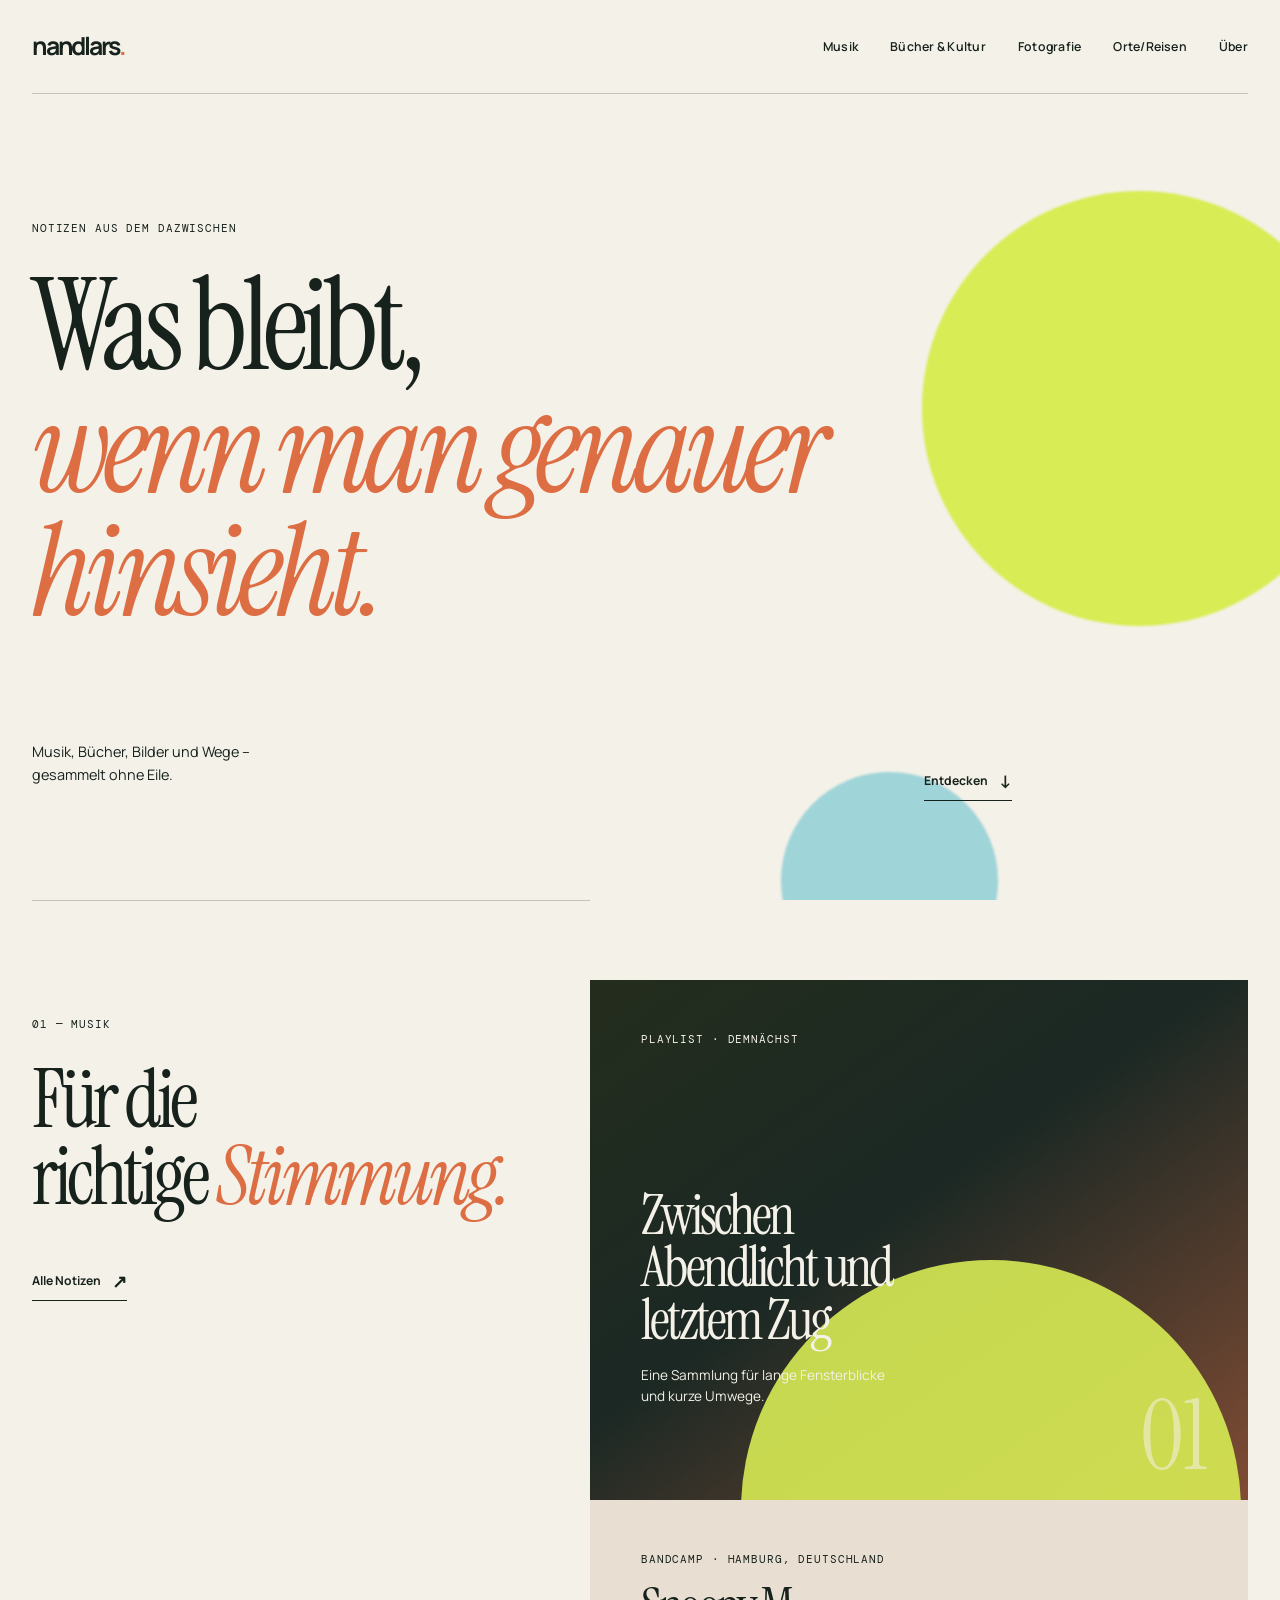
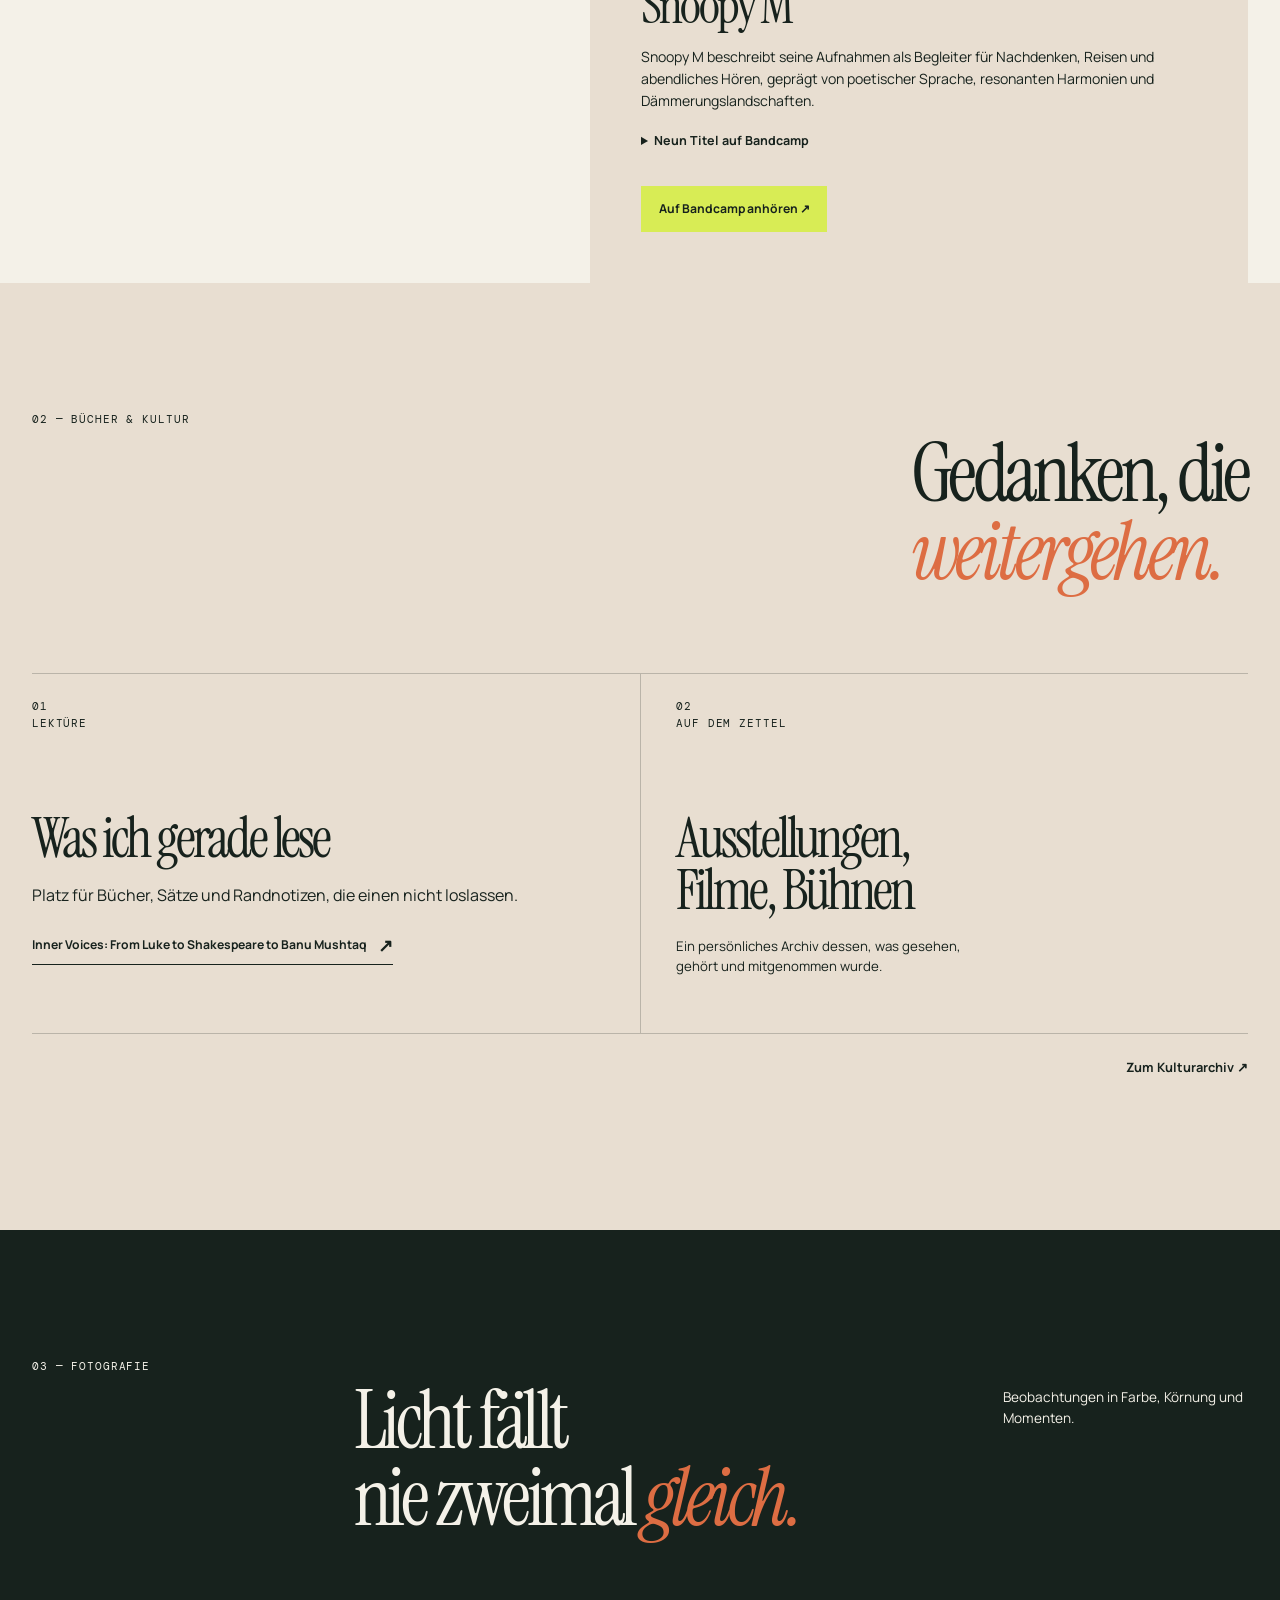
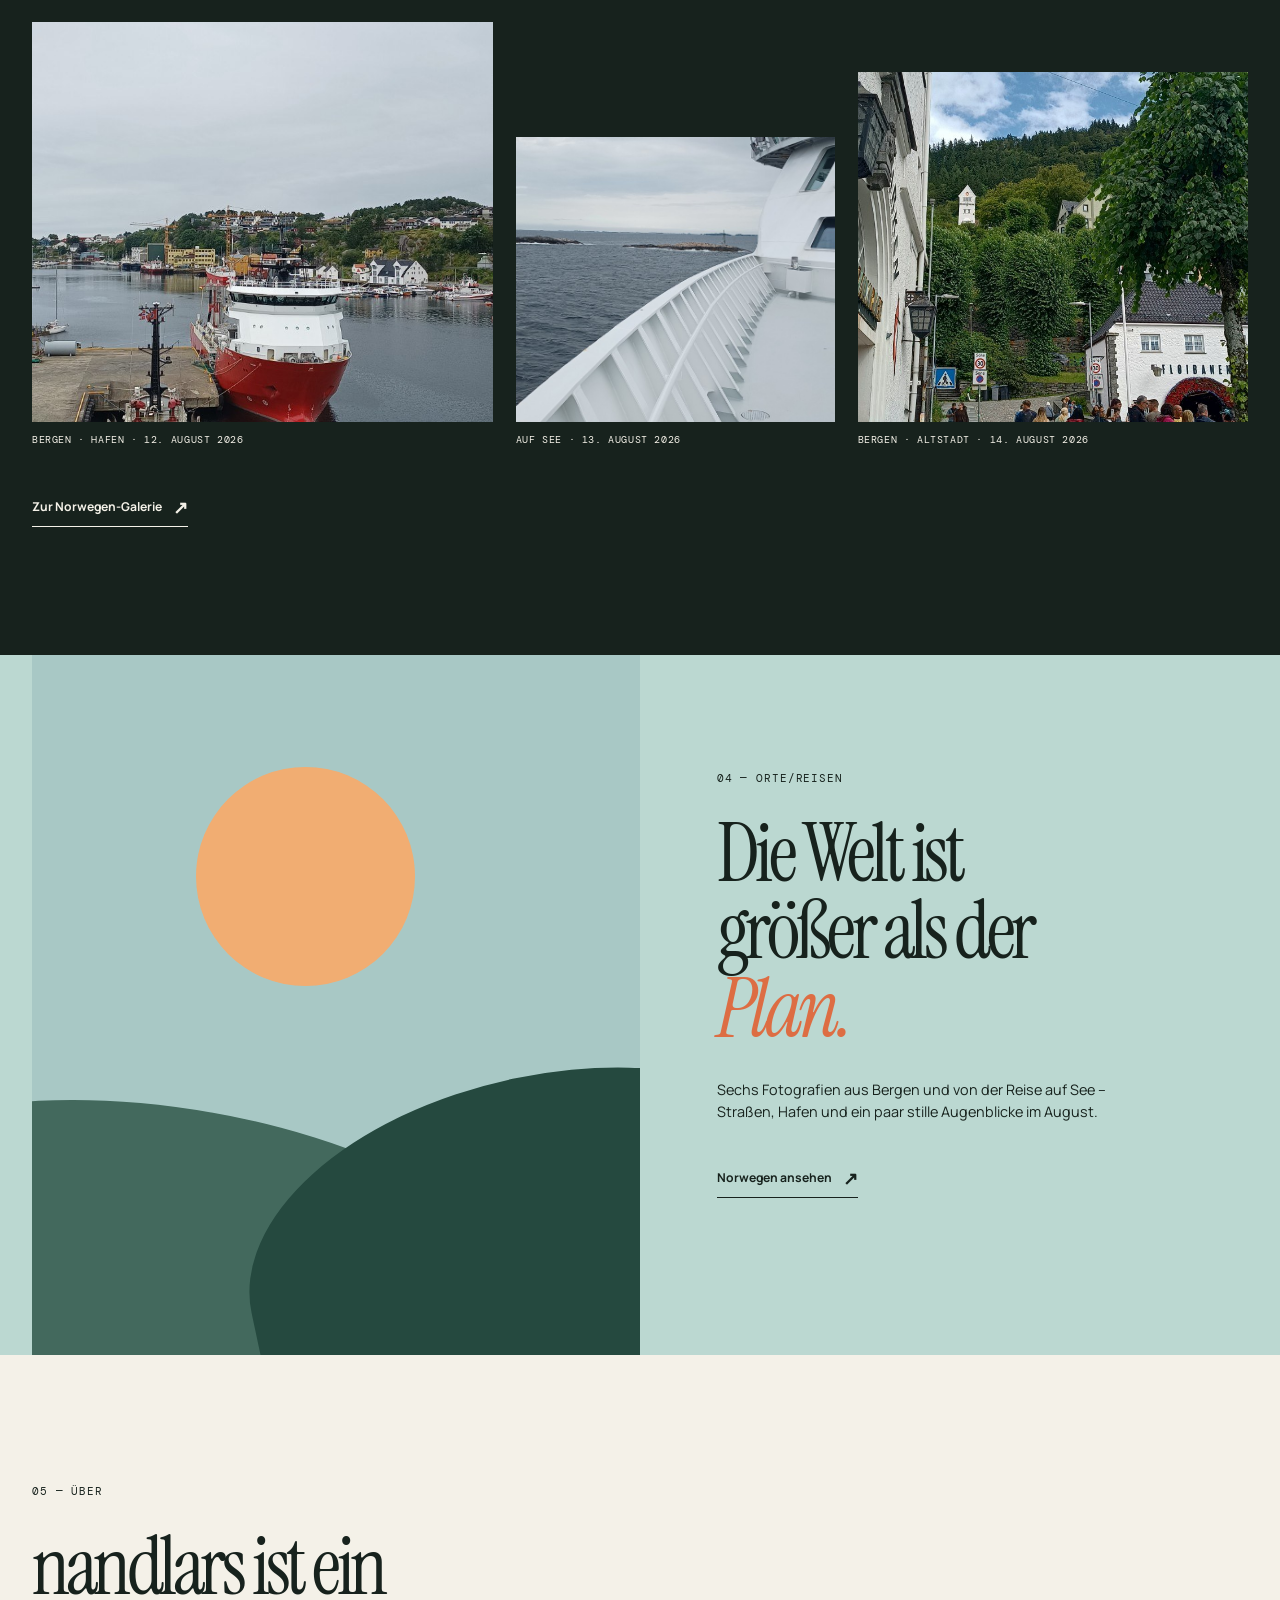
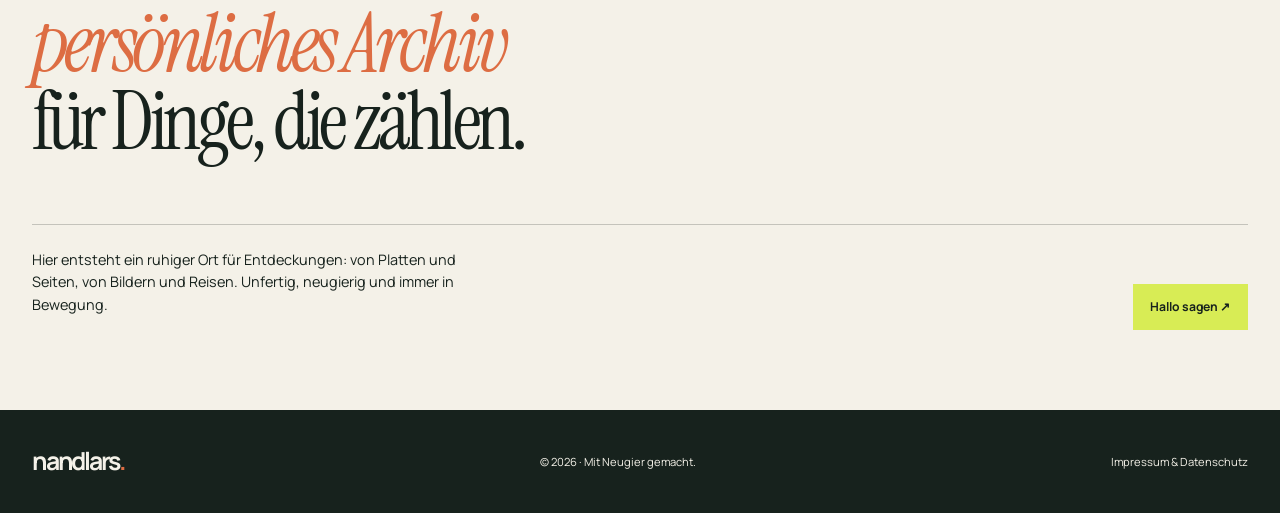
<file: index.html>
<!doctype html>
<html lang="de">
  <head>
    <meta charset="utf-8">
    <meta name="viewport" content="width=device-width, initial-scale=1">
    <meta name="description" content="nandlars – Musik, Bücher, Fotografie und Reisen.">
    <title>nandlars — Notizen, Bilder, Orte</title>
    <link rel="icon" href="favicon.svg" type="image/svg+xml">
    <link rel="icon" href="favicon.png" type="image/png" sizes="48x48">
    <link rel="icon" href="favicon.ico" type="image/x-icon" sizes="any">
    <link rel="preconnect" href="https://fonts.googleapis.com">
    <link rel="preconnect" href="https://fonts.gstatic.com" crossorigin>
    <link href="https://fonts.googleapis.com/css2?family=DM+Mono:wght@400;500&family=Instrument+Serif:ital@0;1&family=Manrope:wght@400;500;600;700&display=swap" rel="stylesheet">
    <link rel="stylesheet" href="assets/css/main.css">
    <script src="assets/js/main.js" defer></script>
  </head>
  <body>
    <a class="skip-link" href="#inhalt">Zum Inhalt springen</a>

    <header class="site-header" data-header>
      <a class="wordmark" href="#oben" aria-label="nandlars, Startseite">nandlars<span>.</span></a>
      <button class="menu-toggle" type="button" aria-expanded="false" aria-controls="hauptnavigation">
        <span class="sr-only">Menü öffnen</span>
        <span aria-hidden="true"></span><span aria-hidden="true"></span>
      </button>
      <nav id="hauptnavigation" class="main-nav" aria-label="Hauptnavigation">
        <a href="#musik">Musik</a>
        <a href="#kultur">Bücher &amp; Kultur</a>
        <a href="#fotografie">Fotografie</a>
        <a href="#orte">Orte/Reisen</a>
        <a href="#ueber">Über</a>
      </nav>
    </header>

    <main id="inhalt">
      <section id="oben" class="hero" aria-labelledby="hero-title">
        <p class="eyebrow">Notizen aus dem Dazwischen</p>
        <h1 id="hero-title">Was bleibt,<br><em>wenn man genauer hinsieht.</em></h1>
        <div class="hero-bottom">
          <p>Musik, Bücher, Bilder und Wege – gesammelt ohne Eile.</p>
          <a class="text-link" href="#musik">Entdecken <span aria-hidden="true">↓</span></a>
        </div>
        <div class="hero-shape shape-one" aria-hidden="true"></div>
        <div class="hero-shape shape-two" aria-hidden="true"></div>
      </section>

      <section id="musik" class="feature-section section-grid" aria-labelledby="musik-title">
        <div class="section-intro">
          <p class="eyebrow">01 — Musik</p>
          <h2 id="musik-title">Für die<br>richtige <em>Stimmung.</em></h2>
          <a class="text-link" href="archive.html#musik">Alle Notizen <span aria-hidden="true">↗</span></a>
        </div>
        <article class="feature-card music-card">
          <p class="card-meta">Playlist · Demnächst</p>
          <h3>Zwischen<br>Abendlicht und<br>letztem Zug</h3>
          <p>Eine Sammlung für lange Fensterblicke und kurze Umwege.</p>
          <span class="card-index" aria-hidden="true">01</span>
        </article>
        <article class="feature-card bandcamp-card" aria-labelledby="snoopym-title">
          <p class="card-meta">Bandcamp · Hamburg, Deutschland</p>
          <h3 id="snoopym-title">Snoopy M</h3>
          <p>Snoopy M beschreibt seine Aufnahmen als Begleiter für Nachdenken, Reisen und abendliches Hören, geprägt von poetischer Sprache, resonanten Harmonien und Dämmerungslandschaften.</p>
          <details class="bandcamp-tracklist">
            <summary>Neun Titel auf Bandcamp</summary>
            <ul>
              <li>el nino</li>
              <li>Sailing</li>
              <li>Lions</li>
              <li>Perfect Days</li>
              <li>Der Tag</li>
              <li>Mutuality</li>
              <li>Snoopy Watching Sunrise From Moon</li>
              <li>The Past</li>
              <li>The Rooster</li>
            </ul>
          </details>
          <a class="button-link" href="https://snoopym.bandcamp.com/" target="_blank" rel="noopener noreferrer">Auf Bandcamp anhören <span aria-hidden="true">↗</span></a>
        </article>
      </section>

      <section id="kultur" class="culture-section" aria-labelledby="kultur-title">
        <div class="section-heading">
          <p class="eyebrow">02 — Bücher &amp; Kultur</p>
          <h2 id="kultur-title">Gedanken, die<br><em>weitergehen.</em></h2>
        </div>
        <div class="culture-grid">
          <article class="culture-item">
            <p class="item-number">01</p>
            <p class="item-type">Lektüre</p>
            <h3>Was ich gerade lese</h3>
            <p>Platz für Bücher, Sätze und Randnotizen, die einen nicht loslassen.</p>
            <a class="text-link culture-entry-link" href="inner-voices.html">Inner Voices: From Luke to Shakespeare to Banu Mushtaq <span aria-hidden="true">↗</span></a>
          </article>
          <article class="culture-item culture-item-highlight">
            <p class="item-number">02</p>
            <p class="item-type">Auf dem Zettel</p>
            <h3>Ausstellungen,<br>Filme, Bühnen</h3>
            <p>Ein persönliches Archiv dessen, was gesehen, gehört und mitgenommen wurde.</p>
          </article>
          <a class="culture-more" href="archive.html#kultur">Zum Kulturarchiv <span aria-hidden="true">↗</span></a>
        </div>
      </section>

      <section id="fotografie" class="photo-section" aria-labelledby="fotografie-title">
        <div class="section-heading photo-heading">
          <p class="eyebrow">03 — Fotografie</p>
          <h2 id="fotografie-title">Licht fällt<br>nie zweimal <em>gleich.</em></h2>
          <p>Beobachtungen in Farbe, Körnung und Momenten.</p>
        </div>
        <div class="photo-grid" aria-label="Vorschau Fotografie">
          <figure class="photo photo-a"><img src="images/bergen-hafen-12-08-2026.jpg" alt="Bergen am Hafen" loading="lazy"><figcaption>Bergen · Hafen · 12. August 2026</figcaption></figure>
          <figure class="photo photo-b"><img src="images/auf-see-13-08-2026.jpg" alt="Blick auf See während der Reise nach Norwegen" loading="lazy"><figcaption>Auf See · 13. August 2026</figcaption></figure>
          <figure class="photo photo-c"><img src="images/bergen-altstadt-14-08-2026.jpg" alt="Blick in Bergens Altstadt" loading="lazy"><figcaption>Bergen · Altstadt · 14. August 2026</figcaption></figure>
        </div>
        <a class="text-link photo-link" href="norwegen.html">Zur Norwegen-Galerie <span aria-hidden="true">↗</span></a>
      </section>

      <section id="orte" class="travel-section" aria-labelledby="orte-title">
        <div class="travel-visual" role="img" aria-label="Grafische Darstellung einer Landschaft bei Sonnenuntergang">
          <span class="sun" aria-hidden="true"></span><span class="hill hill-one" aria-hidden="true"></span><span class="hill hill-two" aria-hidden="true"></span>
        </div>
        <div class="travel-copy">
          <p class="eyebrow">04 — Orte/Reisen</p>
          <h2 id="orte-title">Die Welt ist<br>größer als der <em>Plan.</em></h2>
          <p>Sechs Fotografien aus Bergen und von der Reise auf See – Straßen, Hafen und ein paar stille Augenblicke im August.</p>
          <a class="text-link" href="norwegen.html">Norwegen ansehen <span aria-hidden="true">↗</span></a>
        </div>
      </section>

      <section id="ueber" class="about-section" aria-labelledby="ueber-title">
        <p class="eyebrow">05 — Über</p>
        <h2 id="ueber-title">nandlars ist ein<br><em>persönliches Archiv</em><br>für Dinge, die zählen.</h2>
        <div class="about-bottom">
          <p>Hier entsteht ein ruhiger Ort für Entdeckungen: von Platten und Seiten, von Bildern und Reisen. Unfertig, neugierig und immer in Bewegung.</p>
          <a class="button-link" href="mailto:lars@nandlars2.de">Hallo sagen <span aria-hidden="true">↗</span></a>
        </div>
      </section>
    </main>

    <footer class="site-footer">
      <a class="wordmark" href="#oben">nandlars<span>.</span></a>
      <p>© <span data-current-year>2026</span> · Mit Neugier gemacht.</p>
      <a href="impressum.html">Impressum &amp; Datenschutz</a>
    </footer>
  </body>
</html>
</file>
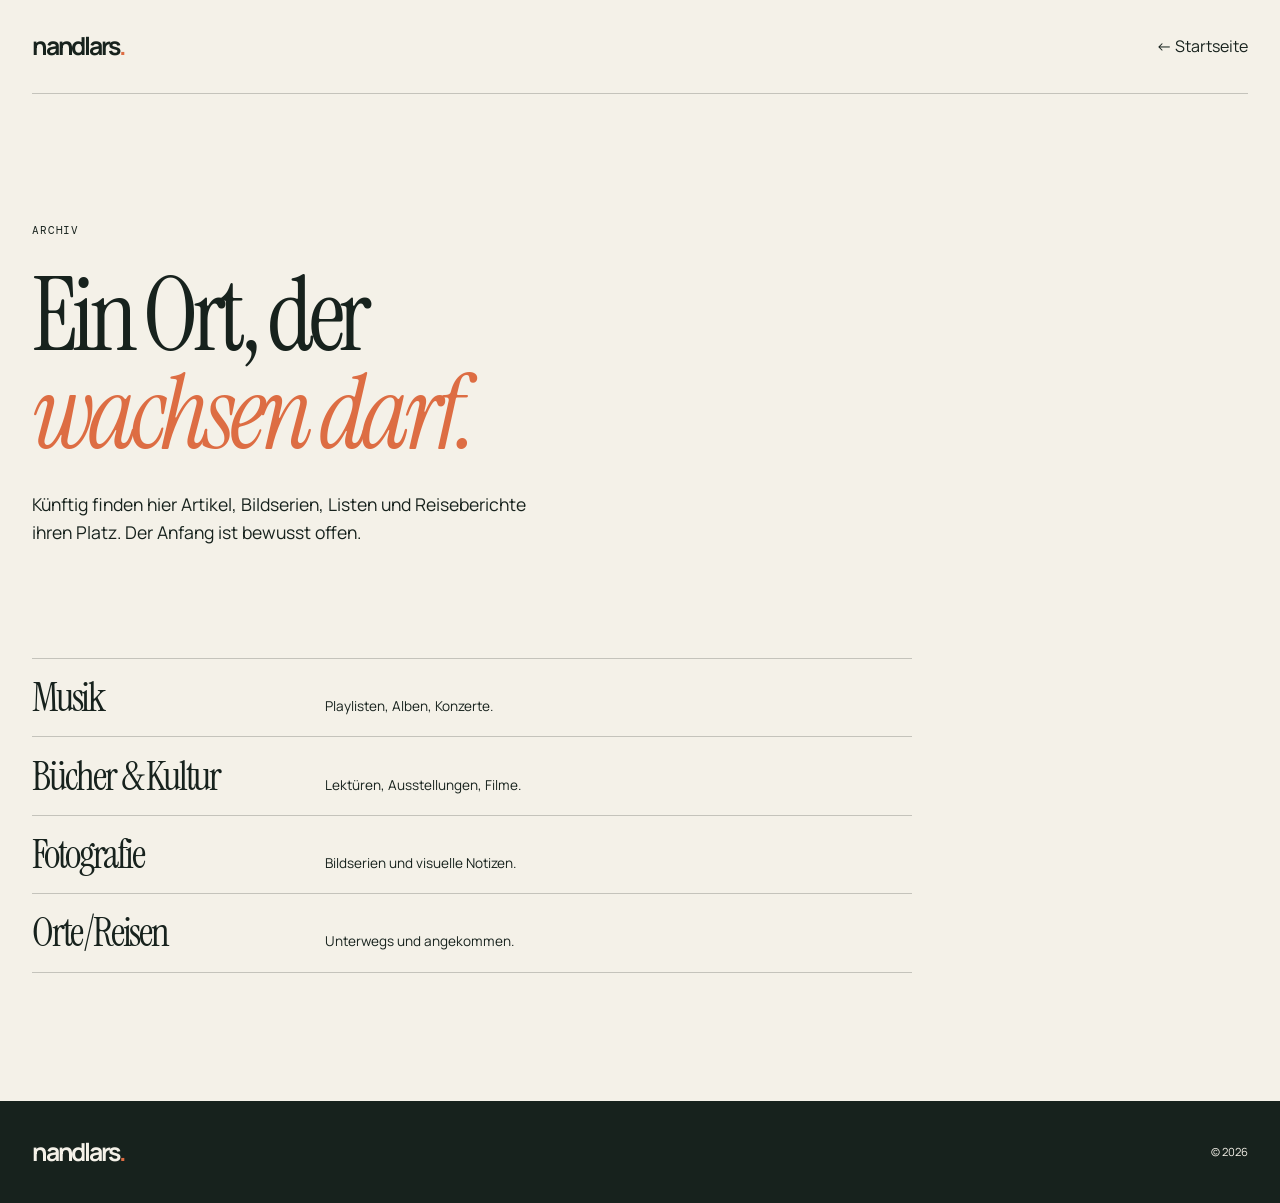
<file: archive.html>
<!doctype html>
<html lang="de">
  <head>
    <meta charset="utf-8"><meta name="viewport" content="width=device-width, initial-scale=1">
    <meta name="description" content="Archiv von nandlars."><title>Archiv — nandlars</title>
    <link rel="icon" href="favicon.svg" type="image/svg+xml">
    <link rel="icon" href="favicon.png" type="image/png" sizes="48x48">
    <link rel="icon" href="favicon.ico" type="image/x-icon" sizes="any">
    <link rel="preconnect" href="https://fonts.googleapis.com"><link rel="preconnect" href="https://fonts.gstatic.com" crossorigin>
    <link href="https://fonts.googleapis.com/css2?family=DM+Mono:wght@400;500&family=Instrument+Serif:ital@0;1&family=Manrope:wght@400;500;600;700&display=swap" rel="stylesheet">
    <link rel="stylesheet" href="assets/css/main.css"><script src="assets/js/main.js" defer></script>
  </head>
  <body class="archive-page">
    <a class="skip-link" href="#inhalt">Zum Inhalt springen</a>
    <header class="site-header"><a class="wordmark" href="index.html">nandlars<span>.</span></a><a class="back-link" href="index.html">← Startseite</a></header>
    <main id="inhalt" class="archive">
      <p class="eyebrow">Archiv</p><h1>Ein Ort, der<br><em>wachsen darf.</em></h1>
      <p class="archive-intro">Künftig finden hier Artikel, Bildserien, Listen und Reiseberichte ihren Platz. Der Anfang ist bewusst offen.</p>
      <div class="archive-list">
        <section id="musik"><h2>Musik</h2><p>Playlisten, Alben, Konzerte.</p></section>
        <section id="kultur"><h2>Bücher &amp; Kultur</h2><p>Lektüren, Ausstellungen, Filme.</p></section>
        <section id="fotografie"><h2>Fotografie</h2><p>Bildserien und visuelle Notizen.</p></section>
        <section id="orte"><h2>Orte/Reisen</h2><p>Unterwegs und angekommen.</p></section>
      </div>
    </main>
    <footer class="site-footer"><a class="wordmark" href="index.html">nandlars<span>.</span></a><p>© <span data-current-year>2026</span></p></footer>
  </body>
</html>
</file>
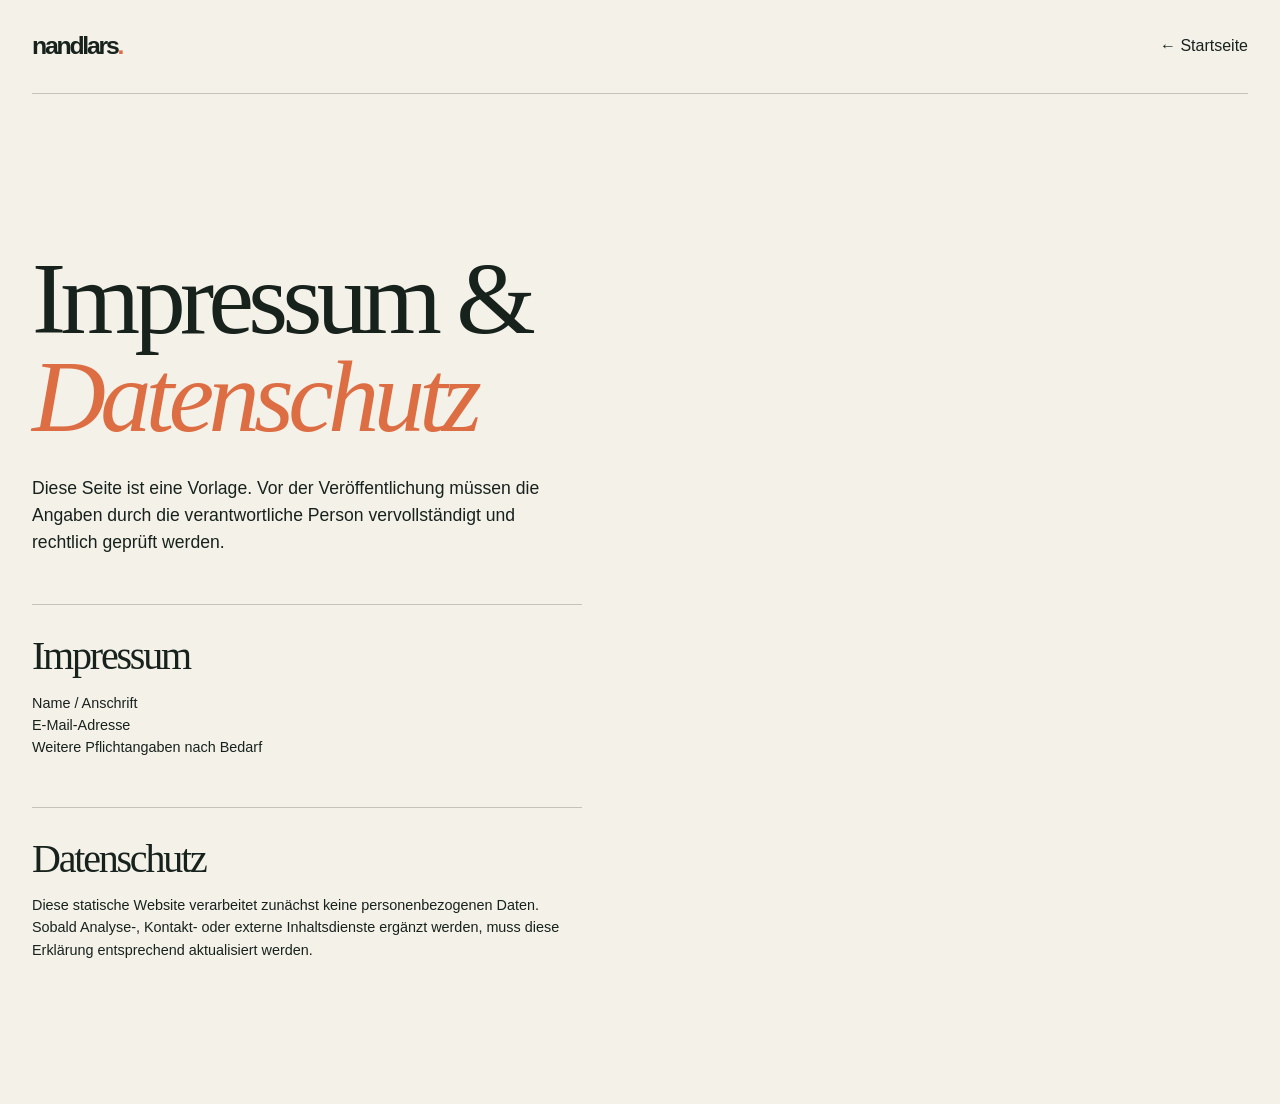
<file: impressum.html>
<!doctype html>
<html lang="de"><head><meta charset="utf-8"><meta name="viewport" content="width=device-width, initial-scale=1"><meta name="robots" content="noindex"><title>Impressum & Datenschutz — nandlars</title><link rel="icon" href="favicon.svg" type="image/svg+xml"><link rel="icon" href="favicon.png" type="image/png" sizes="48x48"><link rel="icon" href="favicon.ico" type="image/x-icon" sizes="any"><link rel="stylesheet" href="assets/css/main.css"></head>
<body class="legal-page"><header class="site-header"><a class="wordmark" href="index.html">nandlars<span>.</span></a><a class="back-link" href="index.html">← Startseite</a></header><main class="legal"><h1>Impressum &amp;<br><em>Datenschutz</em></h1><p class="legal-note">Diese Seite ist eine Vorlage. Vor der Veröffentlichung müssen die Angaben durch die verantwortliche Person vervollständigt und rechtlich geprüft werden.</p><section><h2>Impressum</h2><p>Name / Anschrift<br>E-Mail-Adresse<br>Weitere Pflichtangaben nach Bedarf</p></section><section><h2>Datenschutz</h2><p>Diese statische Website verarbeitet zunächst keine personenbezogenen Daten. Sobald Analyse-, Kontakt- oder externe Inhaltsdienste ergänzt werden, muss diese Erklärung entsprechend aktualisiert werden.</p></section></main></body></html>
</file>
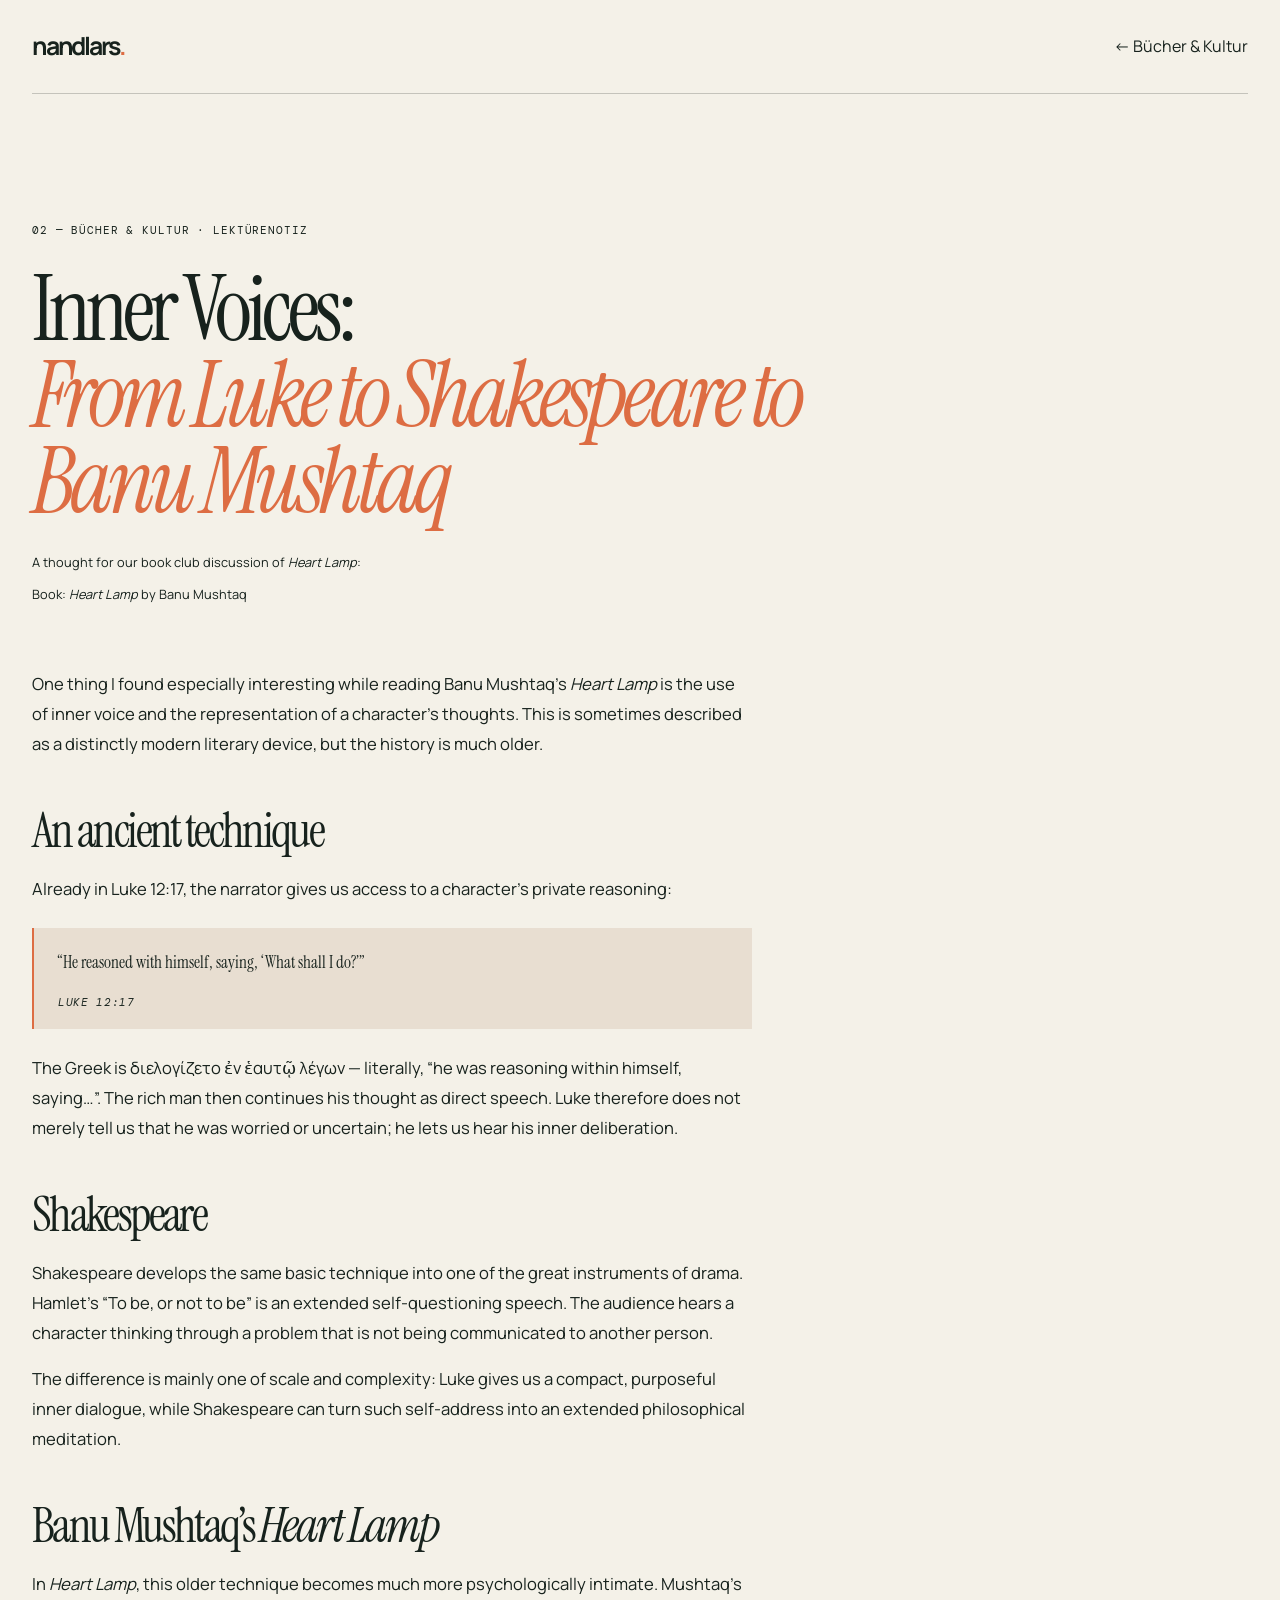
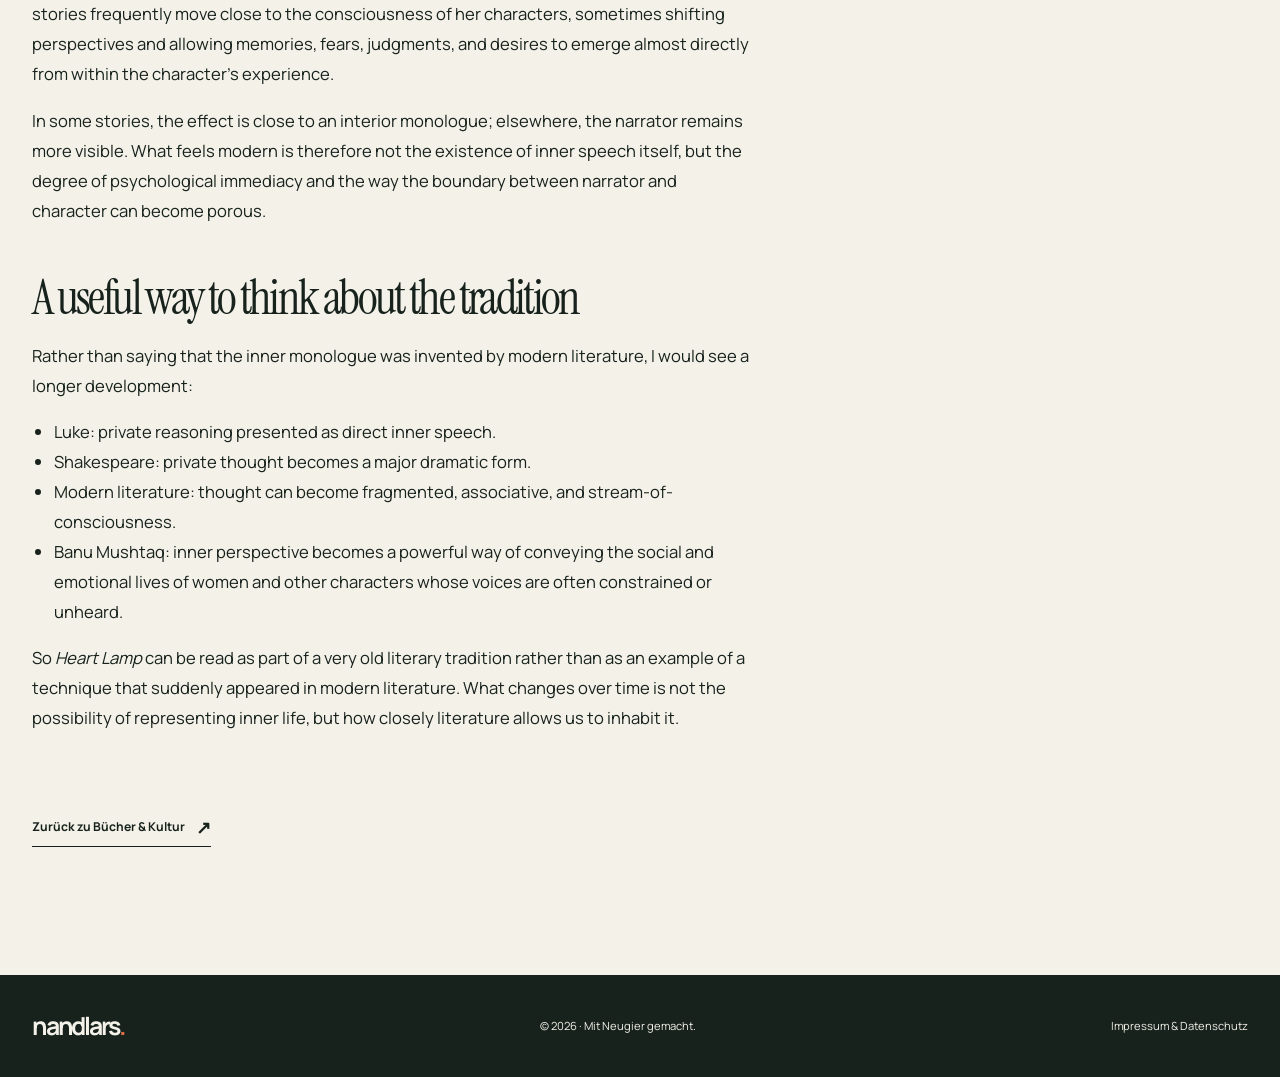
<file: inner-voices.html>
<!doctype html>
<html lang="de">
  <head>
    <meta charset="utf-8">
    <meta name="viewport" content="width=device-width, initial-scale=1">
    <meta name="description" content="A book-club reflection on inner voices in Luke, Shakespeare, and Banu Mushtaq’s Heart Lamp.">
    <title>Inner Voices — nandlars</title>
    <link rel="icon" href="favicon.svg" type="image/svg+xml">
    <link rel="icon" href="favicon.png" type="image/png" sizes="48x48">
    <link rel="icon" href="favicon.ico" type="image/x-icon" sizes="any">
    <link rel="preconnect" href="https://fonts.googleapis.com">
    <link rel="preconnect" href="https://fonts.gstatic.com" crossorigin>
    <link href="https://fonts.googleapis.com/css2?family=DM+Mono:wght@400;500&family=Instrument+Serif:ital@0;1&family=Manrope:wght@400;500;600;700&display=swap" rel="stylesheet">
    <link rel="stylesheet" href="assets/css/main.css">
    <script src="assets/js/main.js" defer></script>
  </head>
  <body>
    <a class="skip-link" href="#inhalt">Zum Inhalt springen</a>

    <header class="site-header">
      <a class="wordmark" href="index.html#oben" aria-label="nandlars, Startseite">nandlars<span>.</span></a>
      <a class="back-link" href="index.html#kultur">← Bücher &amp; Kultur</a>
    </header>

    <main id="inhalt" class="archive book-entry">
      <header class="book-entry-header">
        <p class="eyebrow">02 — Bücher &amp; Kultur · Lektürenotiz</p>
        <h1>Inner Voices:<br><em>From Luke to Shakespeare to Banu Mushtaq</em></h1>
        <p class="book-entry-byline">A thought for our book club discussion of <cite>Heart Lamp</cite>:</p>
        <p class="book-entry-byline">Book: <cite>Heart Lamp</cite> by Banu Mushtaq</p>
      </header>

      <article class="book-entry-content" lang="en">
        <p>One thing I found especially interesting while reading Banu Mushtaq’s <cite>Heart Lamp</cite> is the use of inner voice and the representation of a character’s thoughts. This is sometimes described as a distinctly modern literary device, but the history is much older.</p>

        <section aria-labelledby="ancient-technique">
          <h2 id="ancient-technique">An ancient technique</h2>
          <p>Already in Luke 12:17, the narrator gives us access to a character’s private reasoning:</p>
          <blockquote>
            <p>“He reasoned with himself, saying, ‘What shall I do?’”</p>
            <footer><cite>Luke 12:17</cite></footer>
          </blockquote>
          <p>The Greek is <span lang="grc">διελογίζετο ἐν ἑαυτῷ λέγων</span> — literally, “he was reasoning within himself, saying…”. The rich man then continues his thought as direct speech. Luke therefore does not merely tell us that he was worried or uncertain; he lets us hear his inner deliberation.</p>
        </section>

        <section aria-labelledby="shakespeare">
          <h2 id="shakespeare">Shakespeare</h2>
          <p>Shakespeare develops the same basic technique into one of the great instruments of drama. Hamlet’s “To be, or not to be” is an extended self-questioning speech. The audience hears a character thinking through a problem that is not being communicated to another person.</p>
          <p>The difference is mainly one of scale and complexity: Luke gives us a compact, purposeful inner dialogue, while Shakespeare can turn such self-address into an extended philosophical meditation.</p>
        </section>

        <section aria-labelledby="banu-mushtaq">
          <h2 id="banu-mushtaq">Banu Mushtaq’s <cite>Heart Lamp</cite></h2>
          <p>In <cite>Heart Lamp</cite>, this older technique becomes much more psychologically intimate. Mushtaq’s stories frequently move close to the consciousness of her characters, sometimes shifting perspectives and allowing memories, fears, judgments, and desires to emerge almost directly from within the character’s experience.</p>
          <p>In some stories, the effect is close to an interior monologue; elsewhere, the narrator remains more visible. What feels modern is therefore not the existence of inner speech itself, but the degree of psychological immediacy and the way the boundary between narrator and character can become porous.</p>
        </section>

        <section aria-labelledby="tradition">
          <h2 id="tradition">A useful way to think about the tradition</h2>
          <p>Rather than saying that the inner monologue was invented by modern literature, I would see a longer development:</p>
          <ul>
            <li>Luke: private reasoning presented as direct inner speech.</li>
            <li>Shakespeare: private thought becomes a major dramatic form.</li>
            <li>Modern literature: thought can become fragmented, associative, and stream-of-consciousness.</li>
            <li>Banu Mushtaq: inner perspective becomes a powerful way of conveying the social and emotional lives of women and other characters whose voices are often constrained or unheard.</li>
          </ul>
          <p>So <cite>Heart Lamp</cite> can be read as part of a very old literary tradition rather than as an example of a technique that suddenly appeared in modern literature. What changes over time is not the possibility of representing inner life, but how closely literature allows us to inhabit it.</p>
        </section>
      </article>

      <a class="text-link gallery-back" href="index.html#kultur">Zurück zu Bücher &amp; Kultur <span aria-hidden="true">↗</span></a>
    </main>

    <footer class="site-footer">
      <a class="wordmark" href="index.html#oben">nandlars<span>.</span></a>
      <p>© <span data-current-year>2026</span> · Mit Neugier gemacht.</p>
      <a href="impressum.html">Impressum &amp; Datenschutz</a>
    </footer>
  </body>
</html>
</file>
<file: assets/css/main.css>
:root { --ink:#17221d; --paper:#f4f1e8; --acid:#d8ec55; --rust:#dd6d43; --line:rgba(23,34,29,.22); --serif:"Instrument Serif", Georgia, serif; --sans:Manrope, Arial, sans-serif; --mono:"DM Mono", monospace; }
* { box-sizing:border-box; } html { scroll-behavior:smooth; } body { margin:0; color:var(--ink); background:var(--paper); font-family:var(--sans); font-size:16px; line-height:1.55; } a { color:inherit; text-decoration:none; } a:focus-visible, button:focus-visible { outline:3px solid var(--rust); outline-offset:4px; } .sr-only { position:absolute; width:1px; height:1px; overflow:hidden; clip:rect(0,0,0,0); white-space:nowrap; } .skip-link { position:fixed; z-index:100; top:0; left:1rem; padding:.7rem 1rem; background:var(--acid); transform:translateY(-120%); } .skip-link:focus { transform:translateY(0); }
.site-header { width:min(100% - 4rem, 1440px); margin:auto; min-height:94px; display:flex; align-items:center; justify-content:space-between; gap:2rem; border-bottom:1px solid var(--line); position:relative; z-index:5; } .wordmark { font-size:1.55rem; font-weight:700; letter-spacing:-.09em; } .wordmark span { color:var(--rust); } .main-nav { display:flex; gap:clamp(1rem,2.5vw,2.8rem); font-size:.77rem; font-weight:600; letter-spacing:.02em; } .main-nav a, .back-link { transition:color .2s ease; } .main-nav a:hover, .back-link:hover { color:var(--rust); } .menu-toggle { display:none; }
.hero, .feature-section, .culture-section, .photo-section, .travel-section, .about-section, .archive, .legal { padding-left:max(2rem, calc((100vw - 1440px)/2 + 2rem)); padding-right:max(2rem, calc((100vw - 1440px)/2 + 2rem)); } .hero { min-height:calc(100vh - 94px); padding-top:clamp(6rem,14vh,10rem); padding-bottom:3rem; position:relative; overflow:hidden; } .eyebrow, .card-meta, .item-type, .item-number { margin:0; font-family:var(--mono); font-size:.68rem; letter-spacing:.08em; text-transform:uppercase; } h1,h2,h3,p { margin-top:0; } h1,h2,h3 { letter-spacing:-.055em; line-height:.96; } h1 { position:relative; z-index:1; max-width:1000px; margin:1.75rem 0; font-family:var(--serif); font-weight:400; font-size:clamp(4.4rem,10vw,10rem); } h1 em,h2 em { font-weight:400; color:var(--rust); } .hero-bottom { position:relative; z-index:1; display:flex; justify-content:space-between; align-items:end; max-width:980px; gap:2rem; margin-top:clamp(4rem,12vh,10rem); } .hero-bottom p { max-width:290px; font-size:.9rem; } .text-link { display:inline-flex; gap:.7rem; align-items:center; padding-bottom:.3rem; border-bottom:1px solid var(--ink); font-size:.76rem; font-weight:700; white-space:nowrap; } .text-link span { font-size:1.1rem; transition:transform .2s; } .text-link:hover span { transform:translate(.2rem,.1rem); } .hero-shape { position:absolute; border-radius:50%; filter:blur(1px); } .shape-one { width:34vw; height:34vw; min-width:280px; min-height:280px; right:-6vw; top:12%; background:var(--acid); } .shape-two { width:17vw; height:17vw; min-width:160px; min-height:160px; right:22vw; bottom:-7vw; background:#9fd4d8; }
.section-grid { display:grid; grid-template-columns:1fr 1.18fr; min-height:740px; } .section-intro { padding:clamp(4rem,9vw,9rem) 4rem 4rem 0; border-top:1px solid var(--line); } h2 { margin:1.75rem 0 3.2rem; font-family:var(--serif); font-size:clamp(3.4rem,6.3vw,6.8rem); font-weight:400; } .feature-card { position:relative; padding:clamp(2rem,4vw,4rem); overflow:hidden; background:var(--ink); color:var(--paper); } .music-card { margin-top:5rem; min-height:520px; background:linear-gradient(145deg,#242d1d 0%,#1b2824 45%,#dd6d43 150%); } .music-card:before { content:""; position:absolute; width:500px; height:500px; border-radius:50%; left:23%; bottom:-260px; background:var(--acid); opacity:.9; } .music-card h3,.culture-item h3 { position:relative; z-index:1; margin:clamp(5rem,11vw,11rem) 0 1.2rem; font:400 clamp(2.6rem,4.4vw,5rem)/.93 var(--serif); } .music-card > p:not(.card-meta) { position:relative; z-index:1; max-width:270px; font-size:.85rem; } .card-index { position:absolute; right:2.5rem; bottom:1.5rem; font:400 6rem/.8 var(--serif); color:rgba(244,241,232,.55); }
.culture-section { padding-top:8rem; padding-bottom:8rem; background:#e8ded1; } .section-heading { display:flex; justify-content:space-between; align-items:start; gap:3rem; } .section-heading h2 { margin-top:1.5rem; }.culture-grid { display:grid; grid-template-columns:1fr 1fr; margin-top:2rem; border-top:1px solid var(--line); }.culture-item { min-height:360px; padding:1.5rem 2.2rem 2rem 0; border-bottom:1px solid var(--line); position:relative; }.culture-item-highlight { padding-left:2.2rem; padding-right:0; border-left:1px solid var(--line); }.culture-item h3 { margin-top:5rem; }.culture-item p:last-child { max-width:300px; font-size:.83rem; }.culture-more { grid-column:2; justify-self:end; padding:1.5rem 0; font-size:.8rem; font-weight:700; }.culture-more:hover { color:var(--rust); }
.photo-section { padding-top:8rem; padding-bottom:8rem; background:var(--ink); color:var(--paper); }.photo-heading h2 { margin-bottom:1.3rem; }.photo-heading > p:last-child { max-width:245px; margin-top:1.8rem; font-size:.85rem; }.photo-grid { display:grid; grid-template-columns:1.3fr .9fr 1.1fr; gap:1.4rem; align-items:end; margin-top:4rem; }.photo { margin:0; }.photo div { overflow:hidden; position:relative; }.photo div:after { content:""; position:absolute; inset:0; mix-blend-mode:overlay; opacity:.33; background-image:repeating-linear-gradient(0deg,transparent 0 2px,rgba(255,255,255,.15) 3px); }.photo-a div { height:400px; background:radial-gradient(circle at 66% 30%,#f89157 0 10%,transparent 11%),linear-gradient(135deg,#153741 20%,#286e91 45%,#e1d350 100%); }.photo-b div { height:285px; background:radial-gradient(ellipse at 42% 70%,#ecddba 0 16%,transparent 17%),linear-gradient(45deg,#416958,#a8bb6d); }.photo-c div { height:350px; background:radial-gradient(circle at 75% 15%,#de7691 0 15%,transparent 16%),linear-gradient(150deg,#261c31 0 41%,#bd496c 42% 65%,#e3b353 66%); }.photo figcaption { margin-top:.7rem; font:400 .63rem var(--mono); text-transform:uppercase; letter-spacing:.06em; }.photo-link { margin-top:3rem; border-color:var(--paper); }
.travel-section { display:grid; grid-template-columns:1fr 1fr; min-height:700px; background:#bbd8d1; }.travel-visual { position:relative; overflow:hidden; background:#a8c8c5; }.sun { position:absolute; width:36%; aspect-ratio:1; top:16%; left:27%; border-radius:50%; background:#f1ad72; }.hill { position:absolute; bottom:-10%; border-radius:50% 50% 0 0; }.hill-one { width:120%; height:45%; left:-35%; background:#43695d; transform:rotate(10deg); }.hill-two { width:100%; height:50%; right:-35%; background:#25493f; transform:rotate(-12deg); }.travel-copy { padding:clamp(4rem,9vw,9rem) clamp(2rem,6vw,7rem); }.travel-copy h2 { margin-bottom:2rem; }.travel-copy > p:not(.eyebrow) { max-width:390px; font-size:.9rem; margin-bottom:2.5rem; }
.about-section { padding-top:8rem; padding-bottom:5rem; }.about-section h2 { max-width:950px; margin-bottom:4rem; }.about-bottom { display:flex; justify-content:space-between; align-items:end; gap:3rem; padding-top:1.5rem; border-top:1px solid var(--line); }.about-bottom p { max-width:440px; font-size:.9rem; }.button-link { padding:.85rem 1.1rem; background:var(--acid); font-size:.76rem; font-weight:700; }.button-link:hover { background:var(--rust); color:white; }.site-footer { padding:2rem max(2rem, calc((100vw - 1440px)/2 + 2rem)); display:flex; align-items:center; justify-content:space-between; gap:2rem; background:var(--ink); color:var(--paper); }.site-footer p,.site-footer a:not(.wordmark) { margin:0; font-size:.7rem; }.site-footer a:not(.wordmark):hover { color:var(--acid); }
.archive,.legal { min-height:calc(100vh - 94px); padding-top:8rem; padding-bottom:8rem; }.archive h1,.legal h1 { font-size:clamp(4rem,8vw,8rem); }.archive-intro,.legal-note { max-width:530px; font-size:1.1rem; }.archive-list { margin-top:7rem; max-width:880px; border-top:1px solid var(--line); }.archive-list section { display:grid; grid-template-columns:1fr 2fr; align-items:baseline; padding:1.2rem 0; border-bottom:1px solid var(--line); }.archive-list h2 { margin:0; font-size:2.5rem; }.archive-list p { margin:0; font-size:.85rem; }.legal { max-width:1100px; }.legal section { max-width:550px; padding-top:2rem; margin-top:3rem; border-top:1px solid var(--line); }.legal section h2 { font-size:2.5rem; margin:0 0 1rem; }.legal section p { font-size:.9rem; }
@media (max-width:700px) { .site-header { width:calc(100% - 2.5rem); min-height:72px; }.main-nav { position:absolute; left:0; right:0; top:71px; display:none; padding:1.2rem 0 1.8rem; flex-direction:column; background:var(--paper); border-bottom:1px solid var(--line); }.menu-open .main-nav { display:flex; }.menu-toggle { display:flex; width:28px; height:28px; padding:5px 0; flex-direction:column; justify-content:center; gap:5px; border:0; background:none; cursor:pointer; }.menu-toggle span:not(.sr-only) { display:block; width:100%; height:1px; background:var(--ink); }.menu-open .menu-toggle span:nth-of-type(2) { transform:rotate(45deg) translate(2px,2px); }.menu-open .menu-toggle span:nth-of-type(3) { transform:rotate(-45deg) translate(2px,-2px); }.hero { min-height:calc(100vh - 72px); padding-top:5rem; }.hero h1 { font-size:clamp(3.8rem,17vw,6.3rem); }.hero-bottom { margin-top:5rem; align-items:start; flex-direction:column; }.shape-one { width:70vw; height:70vw; right:-25vw; top:25%; }.shape-two { width:34vw; height:34vw; right:5vw; bottom:2%; }.section-grid,.travel-section { grid-template-columns:1fr; }.section-intro { padding-right:0; }.music-card { margin-top:0; min-height:440px; }.culture-section,.photo-section,.about-section { padding-top:5rem; padding-bottom:5rem; }.section-heading { display:block; }.culture-grid { grid-template-columns:1fr; }.culture-item { min-height:290px; padding-right:0; }.culture-item-highlight { padding-left:0; border-left:0; }.culture-more { grid-column:auto; justify-self:start; }.photo-grid { grid-template-columns:1fr 1fr; gap:.8rem; margin-top:2.5rem; }.photo-a { grid-column:span 2; }.photo-a div { height:330px; }.photo-b div,.photo-c div { height:190px; }.travel-visual { min-height:390px; }.travel-copy { padding:5rem 2rem; }.about-bottom,.site-footer { align-items:start; flex-direction:column; gap:1.5rem; }.archive,.legal { padding-top:5rem; }.archive-list { margin-top:4rem; }.archive-list section { grid-template-columns:1fr; gap:.4rem; }.legal h1 { font-size:clamp(3.7rem,15vw,5.8rem); } }
/* Reisegalerie */
.photo img { display:block; width:100%; object-fit:cover; }
.photo-a img { height:400px; }
.photo-b img { height:285px; }
.photo-c img { height:350px; }
.gallery-page { min-height:calc(100vh - 94px); padding:7rem max(2rem, calc((100vw - 1440px)/2 + 2rem)) 8rem; }
.gallery-intro { max-width:850px; }
.gallery-intro h1 { max-width:900px; font-size:clamp(4rem,9vw,8rem); }
.gallery-intro > p:last-child { max-width:480px; font-size:.9rem; }
.norway-gallery { display:grid; grid-template-columns:repeat(3,minmax(0,1fr)); gap:1.5rem; margin-top:4rem; }
.norway-gallery figure { margin:0; }
.gallery-photo { display:block; width:100%; padding:0; border:0; background:none; cursor:zoom-in; overflow:hidden; }
.gallery-photo img { display:block; width:100%; aspect-ratio:3/4; object-fit:cover; transition:transform .25s ease; }
.gallery-photo:hover img { transform:scale(1.025); }
.norway-gallery figcaption { padding-top:.75rem; font:400 .63rem var(--mono); text-transform:uppercase; letter-spacing:.06em; }
.gallery-back { margin-top:4rem; }
.gallery-dialog { width:min(1000px,calc(100% - 2rem)); max-width:none; max-height:calc(100% - 2rem); padding:1rem; border:1px solid rgba(244,241,232,.25); background:var(--ink); color:var(--paper); }
.gallery-dialog::backdrop { background:rgba(12,18,15,.9); }
.gallery-dialog img { display:block; max-width:100%; max-height:78vh; margin:auto; object-fit:contain; }
.gallery-dialog p { margin:.8rem 3rem 0; text-align:center; font:400 .7rem var(--mono); text-transform:uppercase; letter-spacing:.06em; }
.gallery-dialog-close { position:absolute; top:.5rem; right:.75rem; border:0; background:none; color:var(--paper); font:400 2rem var(--sans); cursor:pointer; }
@media (max-width:850px) { .norway-gallery { grid-template-columns:repeat(2,minmax(0,1fr)); gap:1rem; } }
@media (max-width:700px) {
  .photo-a img { height:330px; }
  .photo-b img,.photo-c img { height:190px; }
  .gallery-page { padding-top:5rem; padding-bottom:5rem; }
  .gallery-intro h1 { font-size:clamp(3.7rem,15vw,6rem); }
}
@media (max-width:560px) { .norway-gallery { grid-template-columns:1fr; gap:1.5rem; } }

/* Long-form book entries */
.culture-entry-link { margin-top:.5rem; white-space:normal; }
.book-entry { max-width:1100px; }
.book-entry-header { max-width:900px; margin-bottom:4rem; }
.book-entry h1 { font-size:clamp(3.5rem,7vw,6.5rem); }
.book-entry-byline { font-size:.8rem; }
.book-entry-content { max-width:720px; }
.book-entry-content h2 { margin:3rem 0 1.2rem; font-size:clamp(2rem,4vw,3rem); line-height:1; }
.book-entry-content p,.book-entry-content li { font-size:clamp(.95rem,1.3vw,1.05rem); line-height:1.8; }
.book-entry-content ul { padding-left:1.4rem; }
.book-entry-content blockquote { margin:1.5rem 0; padding:1.25rem 1.5rem; border-left:2px solid var(--rust); background:#e8ded1; font:400 1.5rem/1.35 var(--serif); }
.book-entry-content blockquote footer { margin-top:.75rem; font:400 .68rem var(--mono); letter-spacing:.06em; text-transform:uppercase; }
@media (max-width:700px) {
  .book-entry-header { margin-bottom:3rem; }
  .book-entry-content h2 { margin-top:2.5rem; }
  .book-entry-content blockquote { padding:1rem 1.1rem; font-size:1.3rem; }
}

/* Bandcamp music entry */
.bandcamp-card { grid-column:2; align-self:start; background:#e8ded1; color:var(--ink); }
.bandcamp-card h3 { margin:.9rem 0 1rem; font:400 clamp(2.3rem,4vw,4rem)/.93 var(--serif); }
.bandcamp-card > p:not(.card-meta) { max-width:36rem; font-size:.88rem; }
.bandcamp-tracklist { margin-top:1.2rem; font-size:.78rem; }
.bandcamp-tracklist summary { width:fit-content; cursor:pointer; font-weight:700; }
.bandcamp-tracklist ul { margin:.8rem 0 0; padding-left:1.2rem; columns:2; column-gap:2rem; font-size:.72rem; line-height:1.8; }
.bandcamp-card .button-link { display:inline-block; margin-top:2.25rem; }
@media (max-width:700px) {
  .bandcamp-card { grid-column:1; }
  .bandcamp-tracklist ul { columns:1; }
}
</file>
